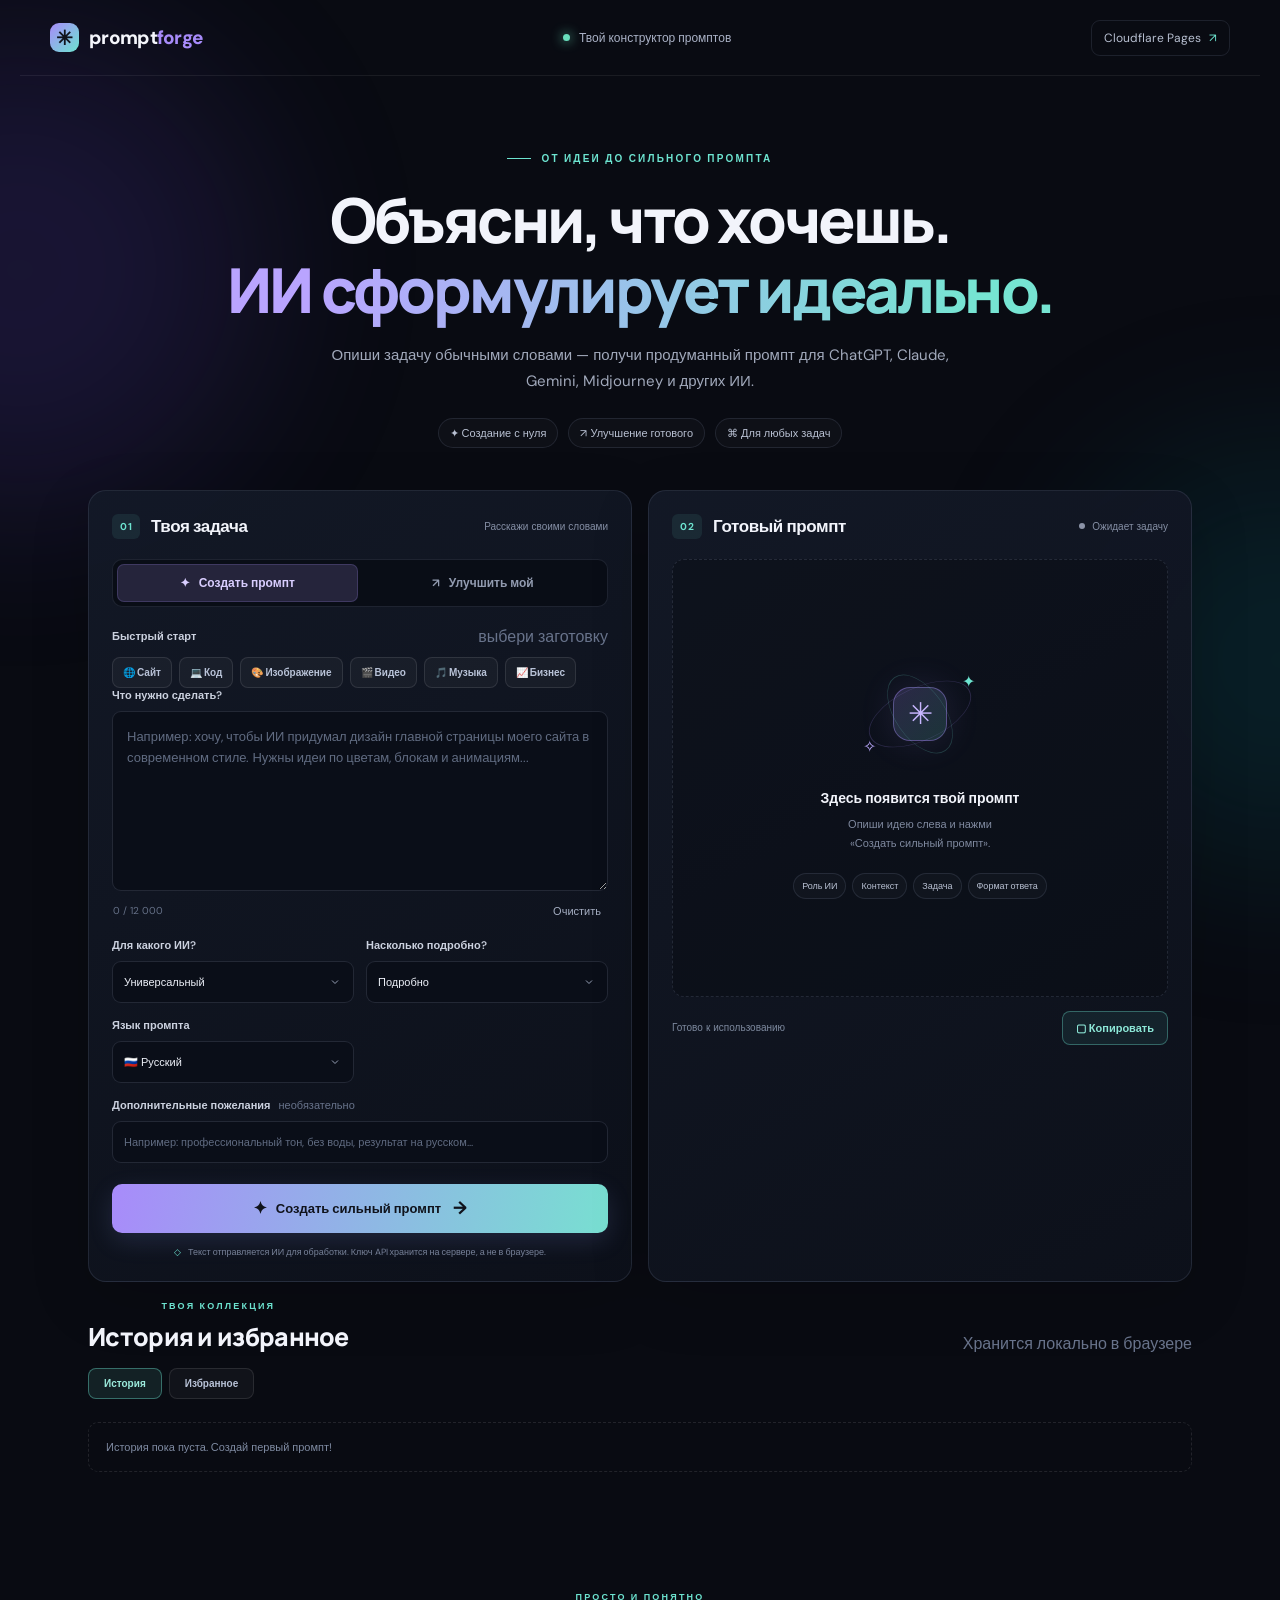
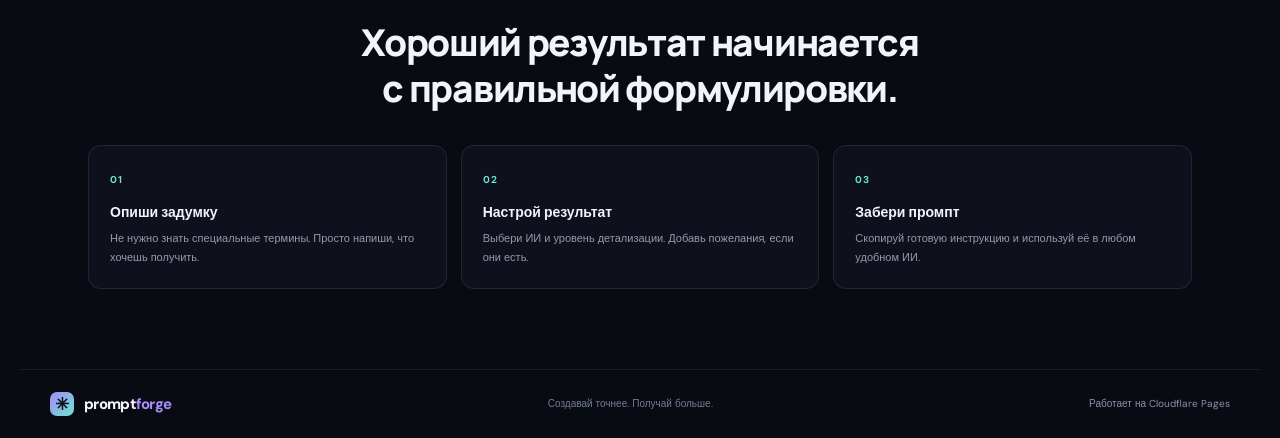
<file: index.html>
<!doctype html>
<html lang="ru">
<head>
  <meta charset="UTF-8" />
  <meta name="viewport" content="width=device-width, initial-scale=1.0" />
  <meta name="theme-color" content="#090b12" />
  <meta name="description" content="Создавай и улучшай промпты для любых ИИ — от одной идеи до готовой инструкции." />
  <title>PromptForge — мастер промптов</title>
  <link rel="preconnect" href="https://fonts.googleapis.com">
  <link rel="preconnect" href="https://fonts.gstatic.com" crossorigin>
  <link href="https://fonts.googleapis.com/css2?family=DM+Sans:wght@400;500;600;700;800&family=Manrope:wght@400;500;600;700;800&display=swap" rel="stylesheet">
  <link rel="stylesheet" href="/styles.css" />
</head>
<body>
  <div class="ambient ambient-one"></div><div class="ambient ambient-two"></div>
  <header class="topbar">
    <a class="brand" href="#top" aria-label="PromptForge — главная"><span class="brand-mark">✳</span><span>prompt<span class="brand-accent">forge</span></span></a>
    <div class="top-note"><span class="status-dot"></span> Твой конструктор промптов</div>
    <a class="github-link" href="https://pages.cloudflare.com/" target="_blank" rel="noreferrer">Cloudflare Pages <span>↗</span></a>
  </header>

  <main id="top">
    <section class="hero">
      <div class="eyebrow"><span class="eyebrow-line"></span> ОТ ИДЕИ ДО СИЛЬНОГО ПРОМПТА</div>
      <h1>Объясни, что хочешь.<br><span>ИИ сформулирует идеально.</span></h1>
      <p class="hero-copy">Опиши задачу обычными словами — получи продуманный промпт для ChatGPT, Claude, Gemini, Midjourney и других ИИ.</p>
      <div class="hero-tags"><span>✦ Создание с нуля</span><span>↗ Улучшение готового</span><span>⌘ Для любых задач</span></div>
    </section>

    <section class="workspace" aria-label="Конструктор промптов">
      <div class="panel input-panel">
        <div class="panel-heading"><div><span class="step">01</span><h2>Твоя задача</h2></div><span class="panel-hint">Расскажи своими словами</span></div>
        <div class="mode-switch" role="tablist" aria-label="Режим работы">
          <button class="mode active" data-mode="create" role="tab" aria-selected="true"><span>✦</span> Создать промпт</button>
          <button class="mode" data-mode="improve" role="tab" aria-selected="false"><span>↗</span> Улучшить мой</button>
        </div>

        <section class="template-picker" aria-label="Готовые шаблоны">
          <div class="template-heading"><span class="field-label">Быстрый старт</span><span class="optional">выбери заготовку</span></div>
          <div class="template-grid">
            <button type="button" class="template-chip" data-template="website">🌐 Сайт</button>
            <button type="button" class="template-chip" data-template="coding">💻 Код</button>
            <button type="button" class="template-chip" data-template="image">🎨 Изображение</button>
            <button type="button" class="template-chip" data-template="video">🎬 Видео</button>
            <button type="button" class="template-chip" data-template="music">🎵 Музыка</button>
            <button type="button" class="template-chip" data-template="business">📈 Бизнес</button>
          </div>
        </section>
        <label class="field-label" for="idea">Что нужно сделать?</label>
        <textarea id="idea" rows="7" placeholder="Например: хочу, чтобы ИИ придумал дизайн главной страницы моего сайта в современном стиле. Нужны идеи по цветам, блокам и анимациям..." maxlength="12000"></textarea>
        <div class="textarea-footer"><span id="char-count">0 / 12 000</span><button class="text-button" id="clear-btn" type="button">Очистить</button></div>

        <div class="options-grid">
          <div class="field-group"><label class="field-label" for="target">Для какого ИИ?</label><select id="target"><option value="Универсальный (подойдёт большинству ИИ)">Универсальный</option><option>ChatGPT</option><option>Claude</option><option>Gemini</option><option>DeepSeek</option><option>Midjourney</option><option>Flux</option><option>Suno</option><option>ИИ для программирования</option><option>Другой ИИ</option></select></div>
          <div class="field-group"><label class="field-label" for="detail">Насколько подробно?</label><select id="detail"><option value="Подробный и точный">Подробно</option><option value="Кратко, без лишней воды">Кратко</option><option value="Максимально детально, с контекстом, ограничениями и критериями качества">Максимально детально</option></select></div>
          <div class="field-group"><label class="field-label" for="language">Язык промпта</label><select id="language"><option value="ru">🇷🇺 Русский</option><option value="en">🇬🇧 English</option></select></div>
          <div class="field-group full"><label class="field-label" for="tone">Дополнительные пожелания <span class="optional">необязательно</span></label><input id="tone" type="text" placeholder="Например: профессиональный тон, без воды, результат на русском..." maxlength="500" /></div>
        </div>
        <button class="generate-btn" id="generate-btn" type="button"><span class="sparkle">✦</span><span id="generate-label">Создать сильный промпт</span><span class="btn-arrow">→</span></button>
        <p class="privacy-note"><span>◇</span> Текст отправляется ИИ для обработки. Ключ API хранится на сервере, а не в браузере.</p>
      </div>

      <div class="panel result-panel">
        <div class="panel-heading"><div><span class="step">02</span><h2>Готовый промпт</h2></div><span class="result-state" id="result-state"><i></i> Ожидает задачу</span></div>

        <div class="result-extras" id="result-extras" hidden>
          <div class="quality-panel" id="quality-panel">
            <div class="quality-top"><strong>Качество промпта</strong><b id="quality-score">—</b></div>
            <div class="quality-track"><span id="quality-fill"></span></div>
            <p id="quality-hint">Оценка структуры и конкретики</p>
          </div>
          <div class="variant-tabs" id="variant-tabs" role="tablist" aria-label="Варианты промпта"></div>
          <div class="prompt-tools" id="prompt-tools">
            <button type="button" data-action="shorten">Сократить</button>
            <button type="button" data-action="expand">Расширить</button>
            <button type="button" data-action="detail">Добавить детали</button>
            <button type="button" data-action="style">Изменить стиль</button>
            <button type="button" data-action="translate">Перевести</button>
          </div>
          <div class="result-save-row">
            <button type="button" class="text-button" id="favorite-btn">☆ В избранное</button>
            <span class="optional">Сохраняется в этом браузере</span>
          </div>
        </div>
        <div class="result-content" id="result-content">
          <div class="empty-visual"><div class="orbit orbit-a"></div><div class="orbit orbit-b"></div><div class="core">✳</div><span class="star star-a">✦</span><span class="star star-b">✧</span></div>
          <h3>Здесь появится твой промпт</h3>
          <p>Опиши идею слева и нажми<br>«Создать сильный промпт».</p>
          <div class="empty-chips"><span>Роль ИИ</span><span>Контекст</span><span>Задача</span><span>Формат ответа</span></div>
        </div>
        <div class="result-footer" id="result-footer" hidden>
          <span class="result-meta" id="result-meta">Готово к использованию</span>
          <button class="copy-btn" id="copy-btn" type="button"><span>▢</span> Копировать</button>
        </div>
      </div>
    </section>


    <section class="library-section" id="prompt-library">
      <div class="library-title"><div><span class="section-kicker">ТВОЯ КОЛЛЕКЦИЯ</span><h2>История и избранное</h2></div><span class="optional">Хранится локально в браузере</span></div>
      <div class="library-tabs" role="tablist" aria-label="Сохранённые промпты">
        <button type="button" class="library-tab active" data-library="history">История</button>
        <button type="button" class="library-tab" data-library="favorites">Избранное</button>
      </div>
      <div class="library-list" id="library-list"><p class="library-empty">Здесь появятся созданные тобой промпты.</p></div>
    </section>
    <section class="how-section"><div class="section-kicker">ПРОСТО И ПОНЯТНО</div><h2>Хороший результат начинается<br>с правильной формулировки.</h2><div class="steps-grid"><article><span class="step-icon">01</span><h3>Опиши задумку</h3><p>Не нужно знать специальные термины. Просто напиши, что хочешь получить.</p></article><article><span class="step-icon">02</span><h3>Настрой результат</h3><p>Выбери ИИ и уровень детализации. Добавь пожелания, если они есть.</p></article><article><span class="step-icon">03</span><h3>Забери промпт</h3><p>Скопируй готовую инструкцию и используй её в любом удобном ИИ.</p></article></div></section>
  </main>
  <footer><a class="brand footer-brand" href="#top"><span class="brand-mark">✳</span><span>prompt<span class="brand-accent">forge</span></span></a><span>Создавай точнее. Получай больше.</span><span class="footer-right">Работает на Cloudflare Pages</span></footer>
  <div class="toast" id="toast" role="status" aria-live="polite"></div>
  <script src="/app.js" defer></script>
</body>
</html>
</file>
<file: styles.css>
:root{color-scheme:dark;--bg:#090b12;--panel:#111521;--panel2:#0d111b;--line:rgba(173,185,220,.13);--muted:#8992a8;--text:#f2f4fb;--purple:#a78bfa;--cyan:#6de4d0;--font:'DM Sans',sans-serif}*{box-sizing:border-box}html{scroll-behavior:smooth}body{margin:0;background:var(--bg);color:var(--text);font-family:var(--font);min-height:100vh;overflow-x:hidden}.ambient{position:fixed;z-index:-1;pointer-events:none;filter:blur(90px);opacity:.17;border-radius:50%}.ambient-one{width:480px;height:480px;background:#6946d8;top:30px;left:-220px}.ambient-two{width:420px;height:420px;background:#087f8a;right:-210px;top:450px}.topbar{height:76px;max-width:1240px;padding:0 30px;margin:auto;display:flex;align-items:center;justify-content:space-between;border-bottom:1px solid rgba(255,255,255,.07)}.brand{display:flex;align-items:center;gap:10px;text-decoration:none;color:#f5f6fc;font-weight:800;font-size:19px;letter-spacing:-.7px}.brand-mark{width:29px;height:29px;display:grid;place-items:center;border-radius:9px;background:linear-gradient(135deg,#a78bfa,#6de4d0);color:#10131c;font-size:20px}.brand-accent{color:var(--purple)}.top-note{font-size:12px;color:#aab2c6;display:flex;align-items:center;gap:9px}.status-dot,.result-state i{width:7px;height:7px;border-radius:50%;background:#69dfbd;box-shadow:0 0 12px #69dfbd}.github-link{font-size:12px;color:#b7bfd0;text-decoration:none;border:1px solid var(--line);padding:9px 12px;border-radius:9px}.github-link span{color:var(--cyan);margin-left:5px}main{max-width:1160px;margin:auto;padding:0 28px}.hero{text-align:center;padding:76px 0 42px}.eyebrow,.section-kicker{font-size:10px;font-weight:700;letter-spacing:2.2px;color:var(--cyan);display:flex;align-items:center;justify-content:center;gap:10px}.eyebrow-line{width:24px;height:1px;background:var(--cyan)}h1{font-family:Manrope,var(--font);font-size:clamp(36px,5.4vw,62px);line-height:1.13;letter-spacing:-2.8px;margin:20px 0 17px;font-weight:800}h1 span{background:linear-gradient(90deg,#b9a4ff 10%,#76e4d2 90%);-webkit-background-clip:text;background-clip:text;color:transparent}.hero-copy{max-width:620px;margin:0 auto;color:#a1a9bb;font-size:15px;line-height:1.75}.hero-tags{display:flex;justify-content:center;gap:10px;flex-wrap:wrap;margin-top:23px}.hero-tags span,.empty-chips span{font-size:11px;color:#b8c0d2;border:1px solid var(--line);border-radius:30px;padding:7px 11px;background:rgba(255,255,255,.025)}.workspace{display:grid;grid-template-columns:1fr 1fr;gap:16px;align-items:stretch}.panel{border:1px solid var(--line);background:linear-gradient(150deg,rgba(19,25,39,.96),rgba(13,17,27,.97));border-radius:18px;padding:23px;box-shadow:0 18px 60px rgba(0,0,0,.16)}.panel-heading{display:flex;justify-content:space-between;align-items:center;margin-bottom:20px}.panel-heading>div{display:flex;align-items:center;gap:11px}.step{font-size:10px;font-weight:700;color:var(--cyan);background:rgba(109,228,208,.09);padding:6px 8px;border-radius:6px;letter-spacing:.5px}.panel h2{font-size:17px;margin:0;font-weight:700;letter-spacing:-.4px}.panel-hint,.result-state{font-size:10px;color:#858fa5}.mode-switch{display:grid;grid-template-columns:1fr 1fr;gap:5px;padding:4px;background:#090d16;border:1px solid var(--line);border-radius:10px;margin-bottom:19px}.mode{border:0;background:transparent;color:#929bb0;font:600 12px var(--font);padding:11px 8px;border-radius:7px;cursor:pointer;transition:.2s}.mode span{margin-right:6px}.mode.active{background:#25243b;color:#d9ceff;box-shadow:inset 0 0 0 1px rgba(167,139,250,.2)}.field-label{display:block;color:#cbd1df;font-size:11px;font-weight:600;margin-bottom:9px}.optional{color:#68738b;font-weight:400;margin-left:5px}textarea,input,select{width:100%;background:#0a0e18;border:1px solid rgba(173,185,220,.15);border-radius:9px;color:#edf0f8;font:13px var(--font);outline:none;transition:border .2s,box-shadow .2s}textarea{resize:vertical;min-height:153px;padding:14px;line-height:1.65}textarea::placeholder,input::placeholder{color:#606b81}textarea:focus,input:focus,select:focus{border-color:rgba(167,139,250,.65);box-shadow:0 0 0 3px rgba(167,139,250,.08)}.textarea-footer{display:flex;justify-content:space-between;align-items:center;color:#667188;font-size:10px;margin:7px 1px 19px}.text-button{background:none;border:0;color:#a5aec2;font:11px var(--font);cursor:pointer}.text-button:hover{color:white}.options-grid{display:grid;grid-template-columns:1fr 1fr;gap:15px 12px}.field-group select,.field-group input{height:42px;padding:0 11px;font-size:11px}.field-group select{appearance:none;background-image:url("data:image/svg+xml,%3Csvg xmlns='http://www.w3.org/2000/svg' width='12' height='12' viewBox='0 0 24 24' fill='none' stroke='%2396a0b5' stroke-width='2'%3E%3Cpath d='m6 9 6 6 6-6'/%3E%3C/svg%3E");background-repeat:no-repeat;background-position:right 12px center;padding-right:30px}.full{grid-column:1/-1}.generate-btn{width:100%;height:49px;border:0;border-radius:10px;margin-top:21px;background:linear-gradient(100deg,#a88bfa,#78dfd1);color:#10131c;font:800 13px var(--font);cursor:pointer;display:flex;align-items:center;justify-content:center;gap:9px;box-shadow:0 8px 25px rgba(132,151,235,.16);transition:transform .2s,filter .2s}.generate-btn:hover{filter:brightness(1.08);transform:translateY(-1px)}.generate-btn:disabled{opacity:.65;cursor:wait;transform:none}.sparkle{font-size:17px}.btn-arrow{font-size:18px;margin-left:3px}.privacy-note{font-size:9px;color:#778198;text-align:center;margin:13px 0 0}.privacy-note span{color:var(--cyan);margin-right:5px}.result-state{display:flex;align-items:center;gap:7px}.result-state i{width:6px;height:6px;background:#8b93a7;box-shadow:none}.result-state.ready i{background:#69dfbd;box-shadow:0 0 10px #69dfbd}.result-content{min-height:438px;border:1px dashed rgba(173,185,220,.15);border-radius:12px;background:rgba(7,10,17,.35);display:flex;flex-direction:column;align-items:center;justify-content:center;text-align:center;padding:24px;position:relative}.empty-visual{width:116px;height:116px;position:relative;display:grid;place-items:center;margin-bottom:17px}.core{width:54px;height:54px;border-radius:17px;background:linear-gradient(135deg,rgba(167,139,250,.2),rgba(109,228,208,.17));border:1px solid rgba(167,139,250,.4);display:grid;place-items:center;color:#c8b6ff;font-size:30px;box-shadow:0 0 35px rgba(167,139,250,.13)}.orbit{position:absolute;border:1px solid rgba(167,139,250,.2);border-radius:50%;inset:3px;transform:rotate(-25deg) scaleY(.48)}.orbit-b{inset:13px;border-color:rgba(109,228,208,.2);transform:rotate(55deg) scaleY(.55)}.star{position:absolute;color:var(--cyan)}.star-a{right:3px;top:15px}.star-b{left:1px;bottom:15px;color:#bdaaff}.result-content h3{font-size:14px;margin:0 0 8px}.result-content>p{font-size:11px;color:#7f899f;line-height:1.7;margin:0}.empty-chips{display:flex;gap:6px;flex-wrap:wrap;justify-content:center;margin-top:21px}.empty-chips span{font-size:9px;padding:6px 8px}.result-content.has-result{display:block;text-align:left;white-space:pre-wrap;overflow:auto;max-height:560px;min-height:438px;color:#dce2f0;font-size:12px;line-height:1.8;padding:19px}.result-content.has-result h3{color:#d9ceff}.result-footer{display:flex;justify-content:space-between;align-items:center;margin-top:14px}.result-meta{font-size:10px;color:#7d899e}.copy-btn{border:1px solid rgba(109,228,208,.35);background:rgba(109,228,208,.08);color:#8de8d8;border-radius:8px;padding:9px 13px;font:600 11px var(--font);cursor:pointer}.copy-btn:hover{background:rgba(109,228,208,.15)}.how-section{text-align:center;padding:83px 0 80px}.section-kicker{font-size:9px} .how-section>h2{font:800 clamp(25px,3.4vw,37px)/1.25 Manrope,var(--font);letter-spacing:-1.3px;margin:16px 0 34px}.steps-grid{display:grid;grid-template-columns:repeat(3,1fr);gap:14px;text-align:left}.steps-grid article{border:1px solid var(--line);background:rgba(17,21,33,.65);padding:21px;border-radius:13px}.step-icon{color:var(--cyan);font-size:10px;font-weight:700;letter-spacing:1px}.steps-grid h3{font-size:14px;margin:15px 0 8px}.steps-grid p{font-size:11px;color:#929bb0;line-height:1.7;margin:0}footer{max-width:1240px;margin:auto;border-top:1px solid rgba(255,255,255,.07);padding:22px 30px;display:flex;align-items:center;justify-content:space-between;color:#727d93;font-size:10px}.footer-brand{font-size:15px}.footer-brand .brand-mark{width:24px;height:24px;font-size:17px;border-radius:7px}.footer-right{color:#8994a9}.toast{position:fixed;bottom:22px;left:50%;transform:translate(-50%,20px);opacity:0;pointer-events:none;background:#20283a;border:1px solid rgba(109,228,208,.25);color:#e7f8f5;padding:11px 16px;border-radius:9px;font-size:12px;transition:.25s;box-shadow:0 10px 35px #0006}.toast.show{opacity:1;transform:translate(-50%,0)}
@media(max-width:800px){.workspace{grid-template-columns:1fr}.result-content{min-height:340px}.hero{padding-top:60px}.how-section{padding:65px 0}.topbar{padding:0 20px}main{padding:0 18px}.panel{padding:20px}.github-link{font-size:0}.github-link span{font-size:13px}.steps-grid{gap:9px}.steps-grid article{padding:15px}}@media(max-width:560px){.topbar{height:64px}.top-note{display:none}.hero{padding:52px 0 31px}h1{letter-spacing:-1.7px;font-size:38px}.hero-copy{font-size:13px}.hero-tags{gap:6px}.hero-tags span{font-size:9px;padding:6px 8px}.panel{padding:17px;border-radius:14px}.panel-hint{display:none}.panel-heading{margin-bottom:17px}.options-grid{gap:13px 9px}.field-group select,.field-group input{font-size:10px;padding-left:8px}.steps-grid{grid-template-columns:1fr}.steps-grid article{padding:18px}.steps-grid h3{margin-top:9px}footer{padding:20px;gap:10px;flex-wrap:wrap}footer>span:nth-child(2){display:none}.footer-right{margin-left:auto}}


/* Snake mini-game shown only while a prompt is being generated */
.snake-loading{width:100%;max-width:620px;margin:auto;text-align:left}
.snake-loading-head{display:flex;align-items:center;justify-content:space-between;gap:12px;margin-bottom:17px}
.snake-loading-head>div:first-child{display:grid;gap:5px}
.snake-loading-head strong{font-size:14px;color:#e9e8f8}
.snake-loading-head small{font-size:11px;color:#8792a9}
.snake-live-dot{display:inline-block;width:7px;height:7px;border-radius:50%;background:#6de4d0;box-shadow:0 0 12px #6de4d0;margin-right:8px;animation:snake-pulse 1.3s infinite}
.snake-score-box{border:1px solid rgba(167,139,250,.25);background:rgba(167,139,250,.08);border-radius:9px;padding:7px 11px;color:#a9b2c7;font-size:9px;letter-spacing:1px;white-space:nowrap}
.snake-score-box b{color:#c9b8ff;font-size:15px;margin-left:7px;letter-spacing:0}
.snake-board{position:relative;width:100%;overflow:hidden;border:1px solid rgba(109,228,208,.18);border-radius:12px;background:#0a0e18;box-shadow:inset 0 0 35px rgba(109,228,208,.035)}
#snake-canvas{display:block;width:100%;height:auto;aspect-ratio:2/1}
.snake-overlay{position:absolute;inset:0;display:flex;flex-direction:column;align-items:center;justify-content:center;gap:9px;text-align:center;background:rgba(7,10,17,.82);backdrop-filter:blur(5px)}
.snake-overlay[hidden]{display:none}
.snake-overlay strong{font-size:17px;color:#f0edff}
.snake-overlay span{font-size:11px;color:#9ca6bb}
.snake-overlay button{margin-top:5px;padding:9px 15px;border:0;border-radius:8px;background:linear-gradient(100deg,#a88bfa,#78dfd1);color:#10131c;font:700 11px var(--font);cursor:pointer}
.snake-game-footer{display:flex;justify-content:space-between;gap:10px;margin-top:11px;color:#77839a;font-size:10px}
.snake-controls{display:none;justify-content:space-between;align-items:center;margin-top:12px}
.snake-controls>div{display:flex;gap:7px}
.snake-controls button{width:38px;height:36px;border:1px solid rgba(173,185,220,.18);border-radius:9px;background:#151b29;color:#c9c0f5;font-size:17px;touch-action:manipulation}
@keyframes snake-pulse{50%{opacity:.35;box-shadow:0 0 3px #6de4d0}}
@media(max-width:800px){.snake-controls{display:flex}.snake-loading{max-width:560px}}
@media(max-width:560px){.snake-loading-head{margin-bottom:12px}.snake-loading-head strong{font-size:12px}.snake-loading-head small{font-size:10px}.snake-game-footer{font-size:9px}.snake-controls button{width:42px;height:39px}}


.snake-status-stack{display:grid;justify-items:end;gap:6px}
.snake-eta{font-size:10px;color:#8de8d8;text-align:right;max-width:210px;line-height:1.4}
.snake-eta.is-waiting{color:#c6b8ff}
@media(max-width:560px){.snake-eta{font-size:9px;max-width:155px}}
\n/* Snake board uses the full result panel; mobile steering is swipe-based. */\n.snake-loading{max-width:none;width:100%;}\n.snake-board{width:100%;}\n#snake-canvas{width:100%;touch-action:none;cursor:crosshair;}\n.snake-controls{display:none!important;}\n@media(max-width:800px){.snake-loading{max-width:none;width:100%;}}\n
/* Prompt templates, variants, quality tools and local library */
.template-picker{margin:18px 0 17px;padding:13px;border:1px solid rgba(255,255,255,.07);border-radius:11px;background:rgba(255,255,255,.018)}
.template-heading{display:flex;justify-content:space-between;align-items:center;margin-bottom:10px}
.template-heading .field-label{margin:0}
.template-grid{display:flex;flex-wrap:wrap;gap:7px}
.template-chip,.variant-tab,.library-tab{border:1px solid rgba(255,255,255,.1);background:rgba(255,255,255,.035);color:#b9c3d8;border-radius:8px;padding:8px 10px;font:600 10px var(--font);cursor:pointer;transition:.2s}
.template-chip:hover,.template-chip.selected,.variant-tab.active,.library-tab.active{border-color:rgba(109,228,208,.4);background:rgba(109,228,208,.1);color:#9cebdd}
.result-extras{display:grid;gap:13px;margin:0 0 15px}
.result-extras[hidden]{display:none}
.quality-panel{border:1px solid rgba(167,139,250,.18);background:rgba(167,139,250,.045);border-radius:10px;padding:11px 13px}
.quality-top{display:flex;justify-content:space-between;align-items:center;font-size:11px;color:#c5c9dc}
.quality-top b{color:#c8b7ff;font-size:13px}
.quality-track{height:5px;border-radius:9px;background:#25283a;margin:9px 0 7px;overflow:hidden}
.quality-track span{display:block;height:100%;width:0;background:linear-gradient(90deg,#a78bfa,#6de4d0);border-radius:9px;transition:width .3s}
.quality-panel p{margin:0;color:#8792a9;font-size:10px}
.variant-tabs{display:flex;gap:7px;flex-wrap:wrap}
.prompt-tools{display:flex;gap:7px;flex-wrap:wrap}
.prompt-tools button,.library-actions button{border:1px solid rgba(255,255,255,.1);background:rgba(255,255,255,.035);color:#aeb9ce;border-radius:7px;padding:7px 9px;font:600 10px var(--font);cursor:pointer}
.prompt-tools button:hover,.library-actions button:hover{border-color:rgba(109,228,208,.35);color:#9cebdd}
.prompt-tools button:disabled{opacity:.5;cursor:wait}
.result-save-row{display:flex;align-items:center;justify-content:space-between;border-top:1px solid rgba(255,255,255,.06);padding-top:9px}
.result-save-row .text-button{color:#c5b5ff}
.library-section{padding:18px 0 25px}
.library-title{display:flex;align-items:end;justify-content:space-between;margin-bottom:14px}
.library-title h2{font:800 25px Manrope,var(--font);margin:7px 0 0;letter-spacing:-.7px}
.library-tabs{display:flex;gap:7px;margin-bottom:12px}
.library-tab{padding:8px 15px}
.library-list{display:grid;grid-template-columns:repeat(2,minmax(0,1fr));gap:9px}
.library-empty{grid-column:1/-1;color:#7f8ba2;font-size:11px;padding:17px;border:1px dashed rgba(255,255,255,.1);border-radius:10px}
.library-card{display:flex;justify-content:space-between;align-items:center;gap:12px;padding:13px 14px;border:1px solid rgba(255,255,255,.08);background:rgba(17,21,33,.6);border-radius:10px;min-width:0}
.library-card>div:first-child{display:grid;gap:5px;min-width:0}
.library-card strong{font-size:11px;color:#dce3f3;white-space:nowrap;overflow:hidden;text-overflow:ellipsis}
.library-card small{font-size:9px;color:#7f8ba2}
.library-actions{display:flex;gap:5px;flex-shrink:0}
.library-actions button{padding:6px 8px}
@media(max-width:700px){.library-list{grid-template-columns:1fr}.library-title{align-items:start;gap:8px;flex-direction:column}.prompt-tools button{font-size:9px}.template-picker{padding:10px}}
</file>
